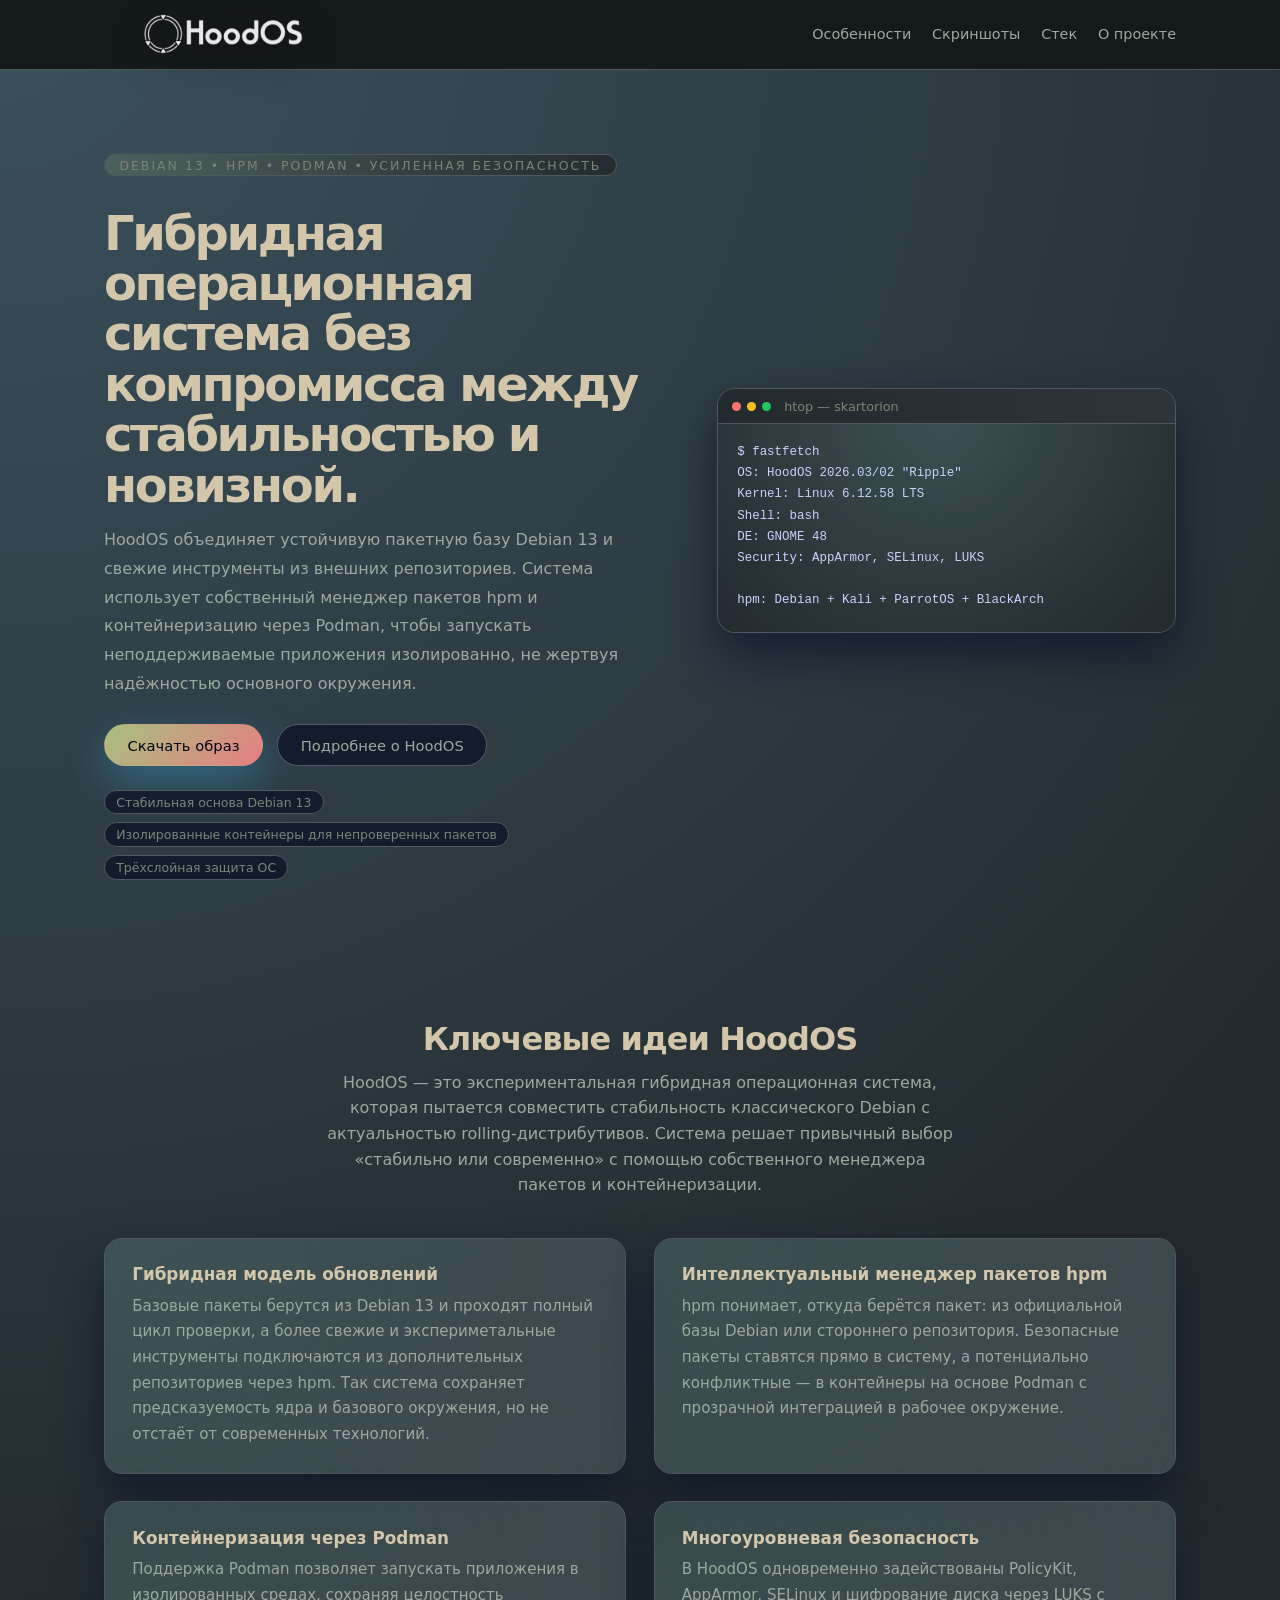
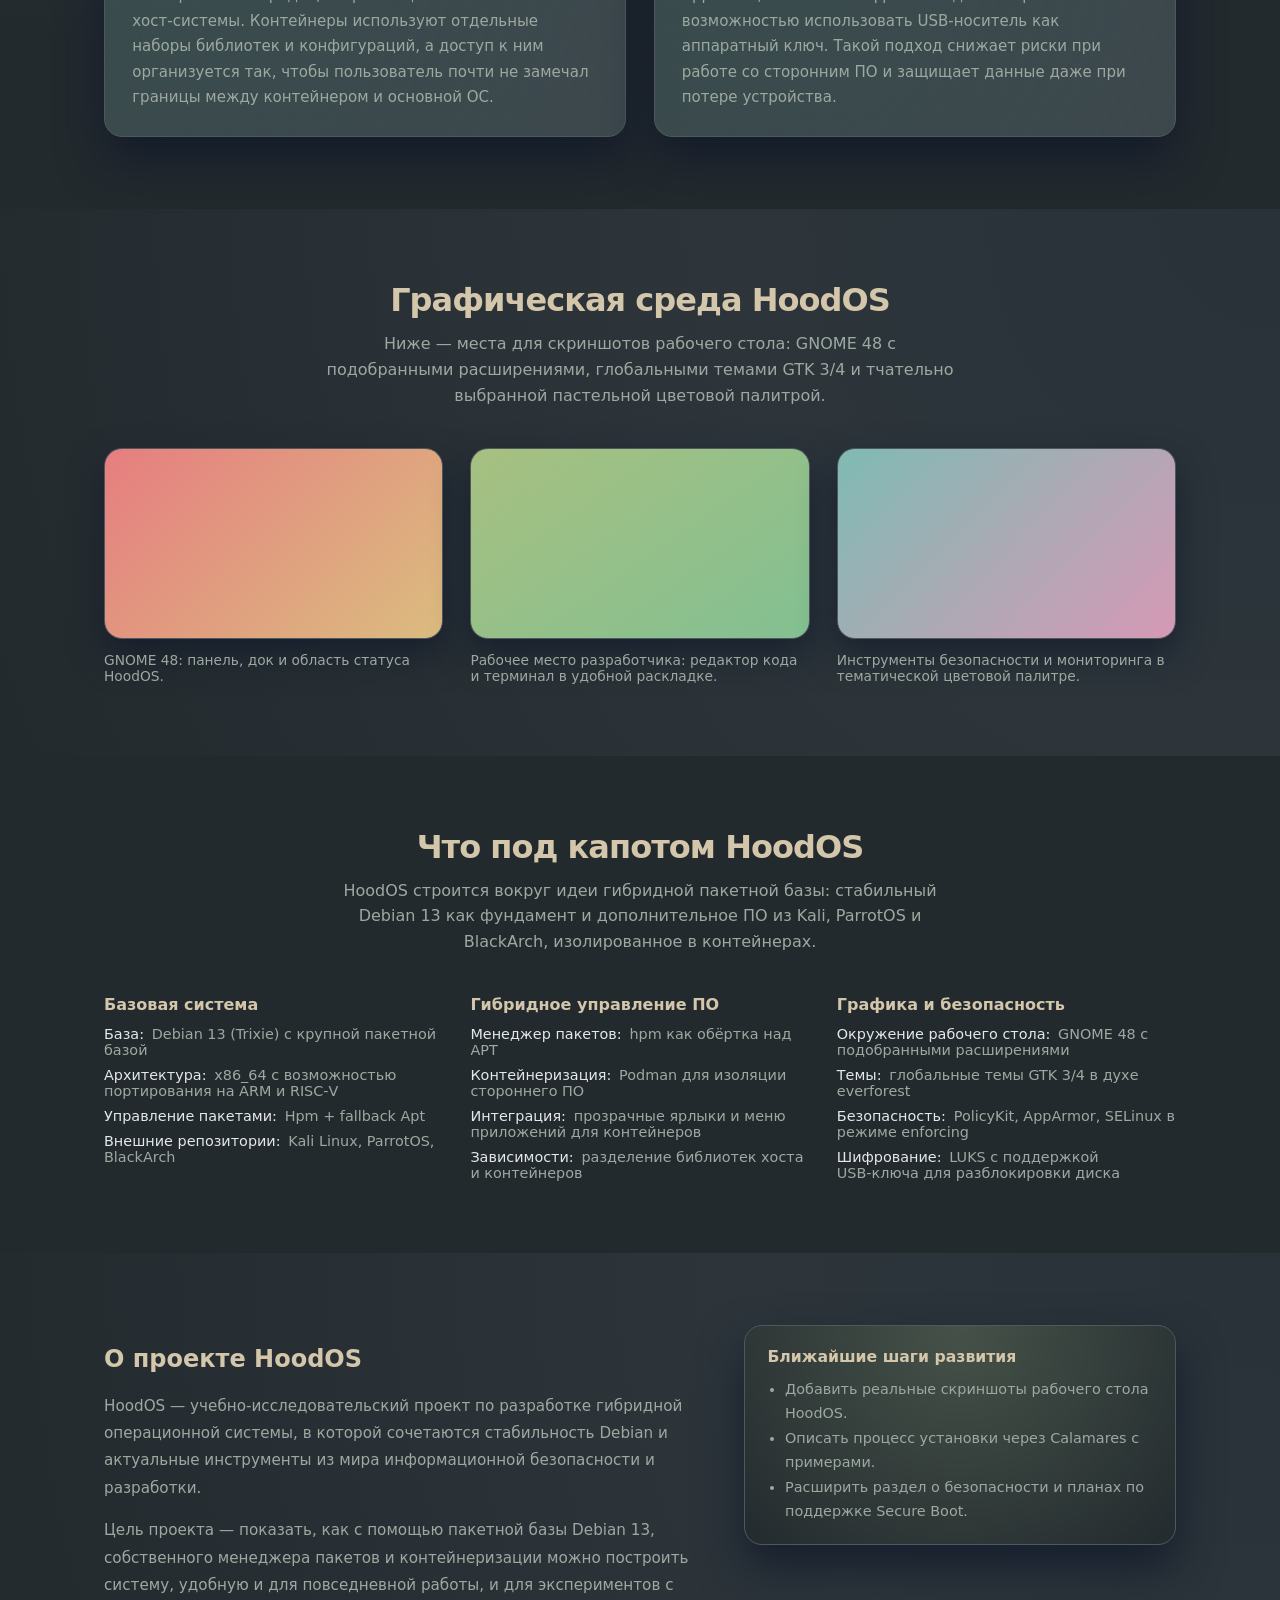
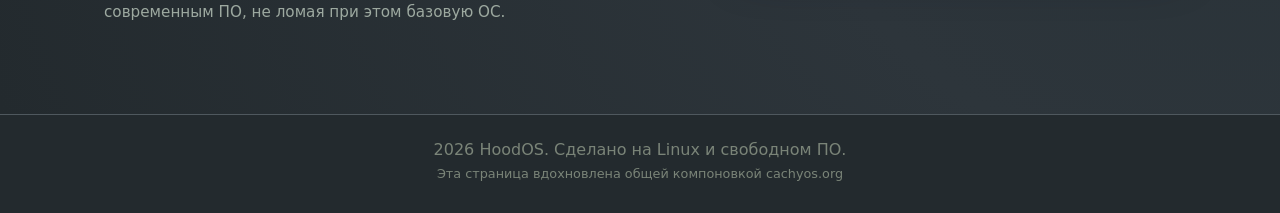
<file: index.html>
<!DOCTYPE html>
<html lang="ru">
  <head>
    <meta charset="UTF-8" />
    <meta name="viewport" content="width=device-width, initial-scale=1" />
    <title>HoodOS • Гибридная операционная система</title>
    <meta
      name="description"
      content="HoodOS – гибридная операционная система на базе Debian 13 с собственным пакетным менеджером hpm, контейнеризацией через Podman и усиленной безопасностью."
    />
    <link rel="stylesheet" href="styles.css" />
  </head>
  <body>
    <header class="site-header">
      <div class="container header-inner">
        <div class="header-splash">
          <img
            src="media/hoodos-plymouth-splash.png"
            alt=""
            class="header-splash-image"
          />
        </div>
        <nav class="nav">
          <a href="#features" class="nav-link">Особенности</a>
          <a href="#screenshots" class="nav-link">Скриншоты</a>
          <a href="#stack" class="nav-link">Стек</a>
          <a href="#about" class="nav-link">О проекте</a>
        </nav>
      </div>
    </header>

    <main id="top">
      <!-- Hero -->
      <section class="section hero">
        <div class="container hero-grid">
          <div class="hero-copy">
            <p class="eyebrow">Debian 13 • hpm • Podman • усиленная безопасность</p>
            <h1>Гибридная операционная система без компромисса между стабильностью и новизной.</h1>
            <p class="lead">
              HoodOS объединяет устойчивую пакетную базу Debian 13 и свежие инструменты из внешних
              репозиториев. Система использует собственный менеджер пакетов hpm и контейнеризацию через
              Podman, чтобы запускать неподдерживаемые приложения изолированно, не жертвуя надёжностью основного
              окружения.
            </p>
            <div class="hero-actions">
              <a
                href="https://drive.google.com/uc?export=download&amp;id=16sUwLOO0Hw0hwD71aBhvVkX9TnULc65E"
                class="btn primary"
              >
                Скачать образ
              </a>
              <a href="#about" class="btn ghost">Подробнее о HoodOS</a>
            </div>
            <ul class="hero-pills">
              <li>Стабильная основа Debian 13</li>
              <li>Изолированные контейнеры для непроверенных пакетов</li>
              <li>Трёхслойная защита ОС</li>
            </ul>
          </div>

          <div class="hero-preview">
            <div class="glass-card hero-window">
              <div class="window-header">
                <span class="dot red"></span>
                <span class="dot amber"></span>
                <span class="dot green"></span>
                <span class="window-title">htop — skartorion</span>
              </div>
              <div class="window-body">
                <pre><code>$ fastfetch
OS: HoodOS 2026.03/02 "Ripple"
Kernel: Linux 6.12.58 LTS
Shell: bash
DE: GNOME 48
Security: AppArmor, SELinux, LUKS

hpm: Debian + Kali + ParrotOS + BlackArch</code></pre>
              </div>
            </div>
          </div>
        </div>
      </section>

      <!-- Features -->
      <section id="features" class="section">
        <div class="container">
          <header class="section-header">
            <h2>Ключевые идеи HoodOS</h2>
            <p>
              HoodOS — это экспериментальная гибридная операционная система, которая пытается совместить
              стабильность классического Debian с актуальностью rolling‑дистрибутивов. Система решает
              привычный выбор «стабильно или современно» с помощью собственного менеджера пакетов и
              контейнеризации.
            </p>
          </header>
          <div class="grid features-grid">
            <article class="feature-card glass-card">
              <h3>Гибридная модель обновлений</h3>
              <p>
                Базовые пакеты берутся из Debian 13 и проходят полный цикл проверки, а более свежие и
                экспериметальные инструменты подключаются из дополнительных репозиториев через hpm. Так
                система сохраняет предсказуемость ядра и базового окружения, но не отстаёт от современных
                технологий.
              </p>
            </article>
            <article class="feature-card glass-card">
              <h3>Интеллектуальный менеджер пакетов hpm</h3>
              <p>
                hpm понимает, откуда берётся пакет: из официальной базы Debian или стороннего репозитория.
                Безопасные пакеты ставятся прямо в систему, а потенциально конфликтные — в контейнеры на
                основе Podman с прозрачной интеграцией в рабочее окружение.
              </p>
            </article>
            <article class="feature-card glass-card">
              <h3>Контейнеризация через Podman</h3>
              <p>
                Поддержка Podman позволяет запускать приложения в изолированных средах, сохраняя целостность
                хост‑системы. Контейнеры используют отдельные наборы библиотек и конфигураций, а доступ к
                ним организуется так, чтобы пользователь почти не замечал границы между контейнером и
                основной ОС.
              </p>
            </article>
            <article class="feature-card glass-card">
              <h3>Многоуровневая безопасность</h3>
              <p>
                В HoodOS одновременно задействованы PolicyKit, AppArmor, SELinux и шифрование диска через
                LUKS с возможностью использовать USB‑носитель как аппаратный ключ. Такой подход снижает
                риски при работе со сторонним ПО и защищает данные даже при потере устройства.
              </p>
            </article>
          </div>
        </div>
      </section>

      <!-- Screenshots / gallery -->
      <section id="screenshots" class="section section-alt">
        <div class="container">
          <header class="section-header">
            <h2>Графическая среда HoodOS</h2>
            <p>
              Ниже — места для скриншотов рабочего стола: GNOME 48 с подобранными расширениями, глобальными
              темами GTK 3/4 и тчательно выбранной пастельной цветовой палитрой.
            </p>
          </header>
          <div class="grid gallery-grid">
            <figure class="screenshot-card">
              <div class="screenshot-placeholder gradient-1"></div>
              <figcaption>GNOME 48: панель, док и область статуса HoodOS.</figcaption>
            </figure>
            <figure class="screenshot-card">
              <div class="screenshot-placeholder gradient-2"></div>
              <figcaption>Рабочее место разработчика: редактор кода и терминал в удобной раскладке.</figcaption>
            </figure>
            <figure class="screenshot-card">
              <div class="screenshot-placeholder gradient-3"></div>
              <figcaption>Инструменты безопасности и мониторинга в тематической цветовой палитре.</figcaption>
            </figure>
          </div>
        </div>
      </section>

      <!-- Stack -->
      <section id="stack" class="section">
        <div class="container">
          <header class="section-header">
            <h2>Что под капотом HoodOS</h2>
            <p>
              HoodOS строится вокруг идеи гибридной пакетной базы: стабильный Debian 13 как фундамент и
              дополнительное ПО из Kali, ParrotOS и BlackArch, изолированное в контейнерах.
            </p>
          </header>
          <div class="grid stack-grid">
            <div class="stack-column">
              <h3>Базовая система</h3>
              <ul class="stack-list">
                <li><span>База:</span> Debian 13 (Trixie) с крупной пакетной базой</li>
                <li><span>Архитектура:</span> x86_64 с возможностью портирования на ARM и RISC‑V</li>
                <li><span>Управление пакетами:</span> Hpm + fallback Apt</li>
                <li><span>Внешние репозитории:</span> Kali Linux, ParrotOS, BlackArch</li>
              </ul>
            </div>
            <div class="stack-column">
              <h3>Гибридное управление ПО</h3>
              <ul class="stack-list">
                <li><span>Менеджер пакетов:</span> hpm как обёртка над APT</li>
                <li><span>Контейнеризация:</span> Podman для изоляции стороннего ПО</li>
                <li><span>Интеграция:</span> прозрачные ярлыки и меню приложений для контейнеров</li>
                <li><span>Зависимости:</span> разделение библиотек хоста и контейнеров</li>
              </ul>
            </div>
            <div class="stack-column">
              <h3>Графика и безопасность</h3>
              <ul class="stack-list">
                <li><span>Окружение рабочего стола:</span> GNOME 48 с подобранными расширениями</li>
                <li><span>Темы:</span> глобальные темы GTK 3/4 в духе everforest</li>
                <li><span>Безопасность:</span> PolicyKit, AppArmor, SELinux в режиме enforcing</li>
                <li><span>Шифрование:</span> LUKS с поддержкой USB‑ключа для разблокировки диска</li>
              </ul>
            </div>
          </div>
        </div>
      </section>

      <!-- About / footer CTA -->
      <section id="about" class="section section-alt">
        <div class="container about-grid">
          <div>
            <h2>О проекте HoodOS</h2>
            <p>
              HoodOS — учебно‑исследовательский проект по разработке гибридной операционной системы, в
              которой сочетаются стабильность Debian и актуальные инструменты из мира информационной
              безопасности и разработки.
            </p>
            <p>
              Цель проекта — показать, как с помощью пакетной базы Debian 13, собственного менеджера пакетов
              и контейнеризации можно построить систему, удобную и для повседневной работы, и для
              экспериментов с современным ПО, не ломая при этом базовую ОС.
            </p>
          </div>
          <div class="about-side">
            <div class="glass-card note-card">
              <h3>Ближайшие шаги развития</h3>
              <ul>
                <li>Добавить реальные скриншоты рабочего стола HoodOS.</li>
                <li>Описать процесс установки через Calamares с примерами.</li>
                <li>Расширить раздел о безопасности и планах по поддержке Secure Boot.</li>
              </ul>
            </div>
          </div>
        </div>
      </section>
    </main>

    <footer class="site-footer">
      <div class="container footer-inner">
        <p class="muted">
          <span id="year"></span> HoodOS. Сделано на Linux и свободном ПО.
        </p>
        <p class="muted small">
          Эта страница вдохновлена общей компоновкой cachyos.org
        </p>
      </div>
    </footer>

    <script>
      // Keep the footer year up to date.
      const yearEl = document.getElementById("year");
      if (yearEl) yearEl.textContent = new Date().getFullYear().toString();
    </script>
  </body>
</html>
</file>
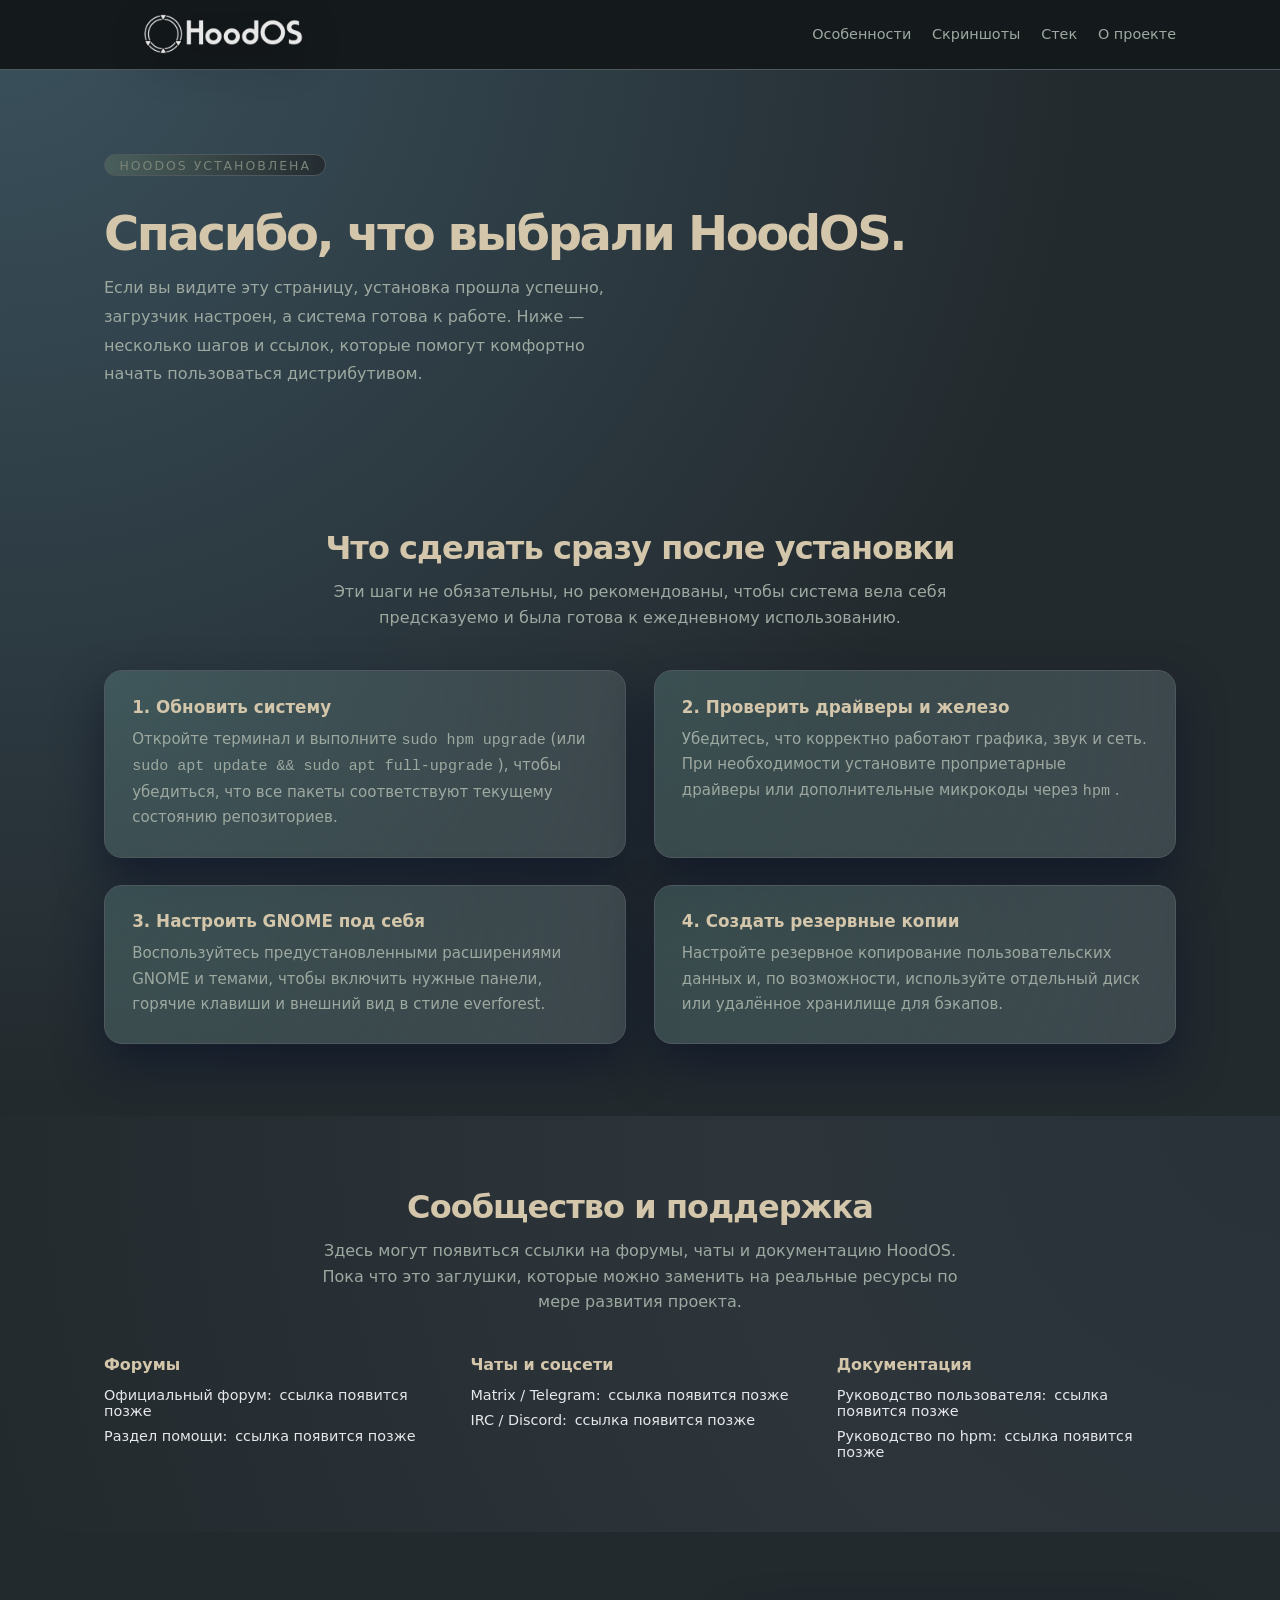
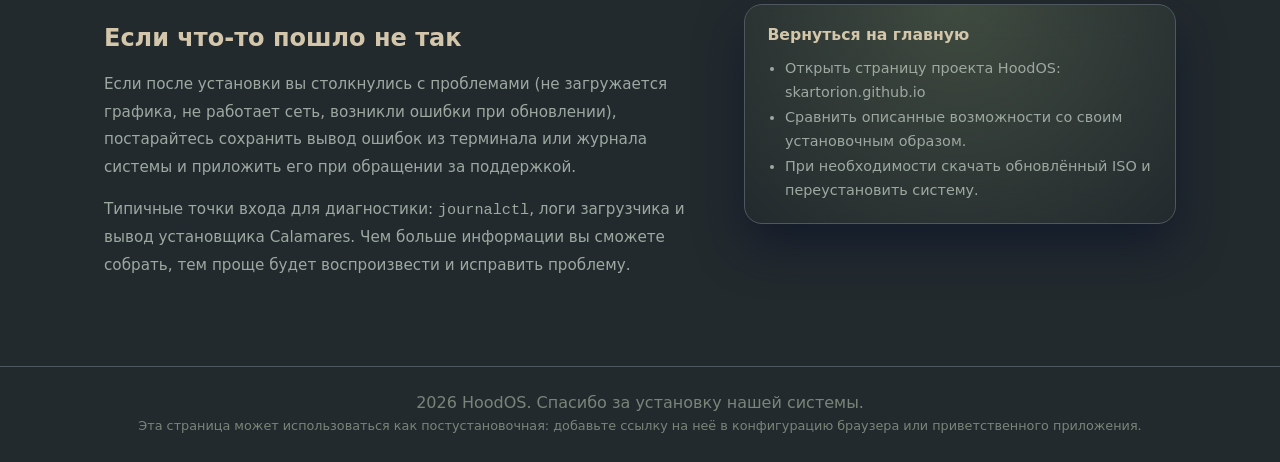
<file: postinstall.html>
<!DOCTYPE html>
<html lang="ru">
  <head>
    <meta charset="UTF-8" />
    <meta name="viewport" content="width=device-width, initial-scale=1" />
    <title>HoodOS • Постустановка</title>
    <meta
      name="description"
      content="Постустановочная страница HoodOS: что сделать после установки системы и где найти сообщество."
    />
    <link rel="stylesheet" href="styles.css" />
  </head>
  <body>
    <header class="site-header">
      <div class="container header-inner">
        <div class="header-splash">
          <img
            src="media/hoodos-plymouth-splash.png"
            alt=""
            class="header-splash-image"
          />
        </div>
        <nav class="nav">
          <a href="index.html#features" class="nav-link">Особенности</a>
          <a href="index.html#screenshots" class="nav-link">Скриншоты</a>
          <a href="index.html#stack" class="nav-link">Стек</a>
          <a href="index.html#about" class="nav-link">О проекте</a>
        </nav>
      </div>
    </header>

    <main id="top">
      <section class="section hero">
        <div class="container">
          <div class="hero-copy">
            <p class="eyebrow">HoodOS установлена</p>
            <h1>Спасибо, что выбрали HoodOS.</h1>
            <p class="lead">
              Если вы видите эту страницу, установка прошла успешно, загрузчик настроен, а система готова к
              работе. Ниже — несколько шагов и ссылок, которые помогут комфортно начать пользоваться
              дистрибутивом.
            </p>
          </div>
        </div>
      </section>

      <section class="section">
        <div class="container">
          <header class="section-header">
            <h2>Что сделать сразу после установки</h2>
            <p>
              Эти шаги не обязательны, но рекомендованы, чтобы система вела себя предсказуемо и была готова
              к ежедневному использованию.
            </p>
          </header>
          <div class="grid features-grid">
            <article class="feature-card glass-card">
              <h3>1. Обновить систему</h3>
              <p>
                Откройте терминал и выполните
                <code>sudo hpm upgrade</code>
                (или
                <code>sudo apt update &amp;&amp; sudo apt full-upgrade</code>
                ), чтобы убедиться, что все пакеты соответствуют текущему состоянию репозиториев.
              </p>
            </article>
            <article class="feature-card glass-card">
              <h3>2. Проверить драйверы и железо</h3>
              <p>
                Убедитесь, что корректно работают графика, звук и сеть. При необходимости установите
                проприетарные драйверы или дополнительные микрокоды через
                <code>hpm</code>
                .
              </p>
            </article>
            <article class="feature-card glass-card">
              <h3>3. Настроить GNOME под себя</h3>
              <p>
                Воспользуйтесь предустановленными расширениями GNOME и темами, чтобы включить нужные панели,
                горячие клавиши и внешний вид в стиле everforest.
              </p>
            </article>
            <article class="feature-card glass-card">
              <h3>4. Создать резервные копии</h3>
              <p>
                Настройте резервное копирование пользовательских данных и, по возможности, используйте
                отдельный диск или удалённое хранилище для бэкапов.
              </p>
            </article>
          </div>
        </div>
      </section>

      <section class="section section-alt">
        <div class="container">
          <header class="section-header">
            <h2>Сообщество и поддержка</h2>
            <p>
              Здесь могут появиться ссылки на форумы, чаты и документацию HoodOS. Пока что это заглушки,
              которые можно заменить на реальные ресурсы по мере развития проекта.
            </p>
          </header>
          <div class="grid stack-grid">
            <div class="stack-column">
              <h3>Форумы</h3>
              <ul class="stack-list">
                <li><span>Официальный форум:</span> <span>ссылка появится позже</span></li>
                <li><span>Раздел помощи:</span> <span>ссылка появится позже</span></li>
              </ul>
            </div>
            <div class="stack-column">
              <h3>Чаты и соцсети</h3>
              <ul class="stack-list">
                <li><span>Matrix / Telegram:</span> <span>ссылка появится позже</span></li>
                <li><span>IRC / Discord:</span> <span>ссылка появится позже</span></li>
              </ul>
            </div>
            <div class="stack-column">
              <h3>Документация</h3>
              <ul class="stack-list">
                <li><span>Руководство пользователя:</span> <span>ссылка появится позже</span></li>
                <li><span>Руководство по hpm:</span> <span>ссылка появится позже</span></li>
              </ul>
            </div>
          </div>
        </div>
      </section>

      <section class="section">
        <div class="container about-grid">
          <div>
            <h2>Если что-то пошло не так</h2>
            <p>
              Если после установки вы столкнулись с проблемами (не загружается графика, не работает сеть,
              возникли ошибки при обновлении), постарайтесь сохранить вывод ошибок из терминала или журнала
              системы и приложить его при обращении за поддержкой.
            </p>
            <p>
              Типичные точки входа для диагностики: <code>journalctl</code>, логи загрузчика и вывод
              установщика Calamares. Чем больше информации вы сможете собрать, тем проще будет воспроизвести
              и исправить проблему.
            </p>
          </div>
          <div class="about-side">
            <div class="glass-card note-card">
              <h3>Вернуться на главную</h3>
              <ul>
                <li>
                  Открыть страницу проекта HoodOS:
                  <a href="index.html">skartorion.github.io</a>
                </li>
                <li>Сравнить описанные возможности со своим установочным образом.</li>
                <li>При необходимости скачать обновлённый ISO и переустановить систему.</li>
              </ul>
            </div>
          </div>
        </div>
      </section>
    </main>

    <footer class="site-footer">
      <div class="container footer-inner">
        <p class="muted">
          <span id="year"></span> HoodOS. Спасибо за установку нашей системы.
        </p>
        <p class="muted small">
          Эта страница может использоваться как постустановочная: добавьте ссылку на неё в конфигурацию
          браузера или приветственного приложения.
        </p>
      </div>
    </footer>

    <script>
      const yearEl = document.getElementById("year");
      if (yearEl) yearEl.textContent = new Date().getFullYear().toString();
    </script>
  </body>
</html>
</file>
<file: styles.css>
/* 
  Skartorion landing page
  Simple, modern layout inspired by cachyos.org but fully custom.
*/

:root {
  --bg: #232a2e;
  --bg-alt: #2d353b;
  --surface: #343f44;
  --surface-soft: #3d484d;
  --accent: #a7c080;
  --accent-soft: rgba(167, 192, 128, 0.18);
  --accent-strong: #e67e80;
  --border-subtle: rgba(148, 163, 184, 0.3);
  --text: #d3c6aa;
  --text-soft: #9da9a0;
  --text-muted: #7a8478;
  --radius-lg: 18px;
  --radius-md: 12px;
  --radius-pill: 999px;
  --shadow-soft: 0 22px 45px rgba(15, 23, 42, 0.75);
  --shadow-subtle: 0 16px 35px rgba(15, 23, 42, 0.65);
  --max-width: 1120px;
  --transition-fast: 160ms ease-out;
}

*,
*::before,
*::after {
  box-sizing: border-box;
}

html,
body {
  margin: 0;
  padding: 0;
}

body {
  min-height: 100vh;
  font-family: system-ui, -apple-system, BlinkMacSystemFont, "SF Pro Text", "Segoe UI",
    sans-serif;
  background: radial-gradient(circle at top left, #3a515d 0, var(--bg) 45%, #232a2e 100%);
  color: var(--text);
  -webkit-font-smoothing: antialiased;
  text-rendering: optimizeLegibility;
}

a {
  color: inherit;
  text-decoration: none;
}

img {
  max-width: 100%;
  display: block;
}

.container {
  width: 100%;
  max-width: var(--max-width);
  margin: 0 auto;
  padding: 0 1.5rem;
}

.section {
  padding: 4.5rem 0;
}

.section-alt {
  background: radial-gradient(circle at top right, #3a515d33 0, var(--bg-alt) 40%, #232a2e 100%);
}

.section-header {
  max-width: 640px;
  margin: 0 auto 2.5rem;
  text-align: center;
}

.section-header h2 {
  font-size: clamp(1.7rem, 1.2rem + 1vw, 2rem);
  letter-spacing: -0.03em;
  margin: 0 0 0.75rem;
}

.section-header p {
  margin: 0;
  color: var(--text-soft);
  line-height: 1.6;
}

/* Header */

.site-header {
  position: sticky;
  top: 0;
  z-index: 20;
  backdrop-filter: blur(18px);
  background: #14191c;
  border-bottom: 1px solid #4f585e;
}

.header-inner {
  display: flex;
  align-items: center;
  justify-content: space-between;
  padding: 0.9rem 1.5rem;
}

.brand {
  display: inline-flex;
  align-items: center;
  gap: 0.6rem;
}

.brand-mark {
  width: 32px;
  height: 32px;
  border-radius: 14px;
  background: conic-gradient(from 220deg, #a7c080, #7fbbb3, #e69875, #a7c080);
  padding: 2px;
  box-shadow: 0 0 0 1px rgba(15, 23, 42, 0.7), 0 18px 30px rgba(15, 23, 42, 0.9);
}

.brand-logo {
  width: 100%;
  height: 100%;
  border-radius: inherit;
  display: block;
}

.brand-text {
  display: flex;
  flex-direction: column;
}

.brand-title {
  font-weight: 600;
  letter-spacing: -0.03em;
}

.brand-subtitle {
  font-size: 0.75rem;
  color: var(--text-muted);
}

.nav {
  display: flex;
  align-items: center;
  gap: 1.3rem;
  font-size: 0.9rem;
}

.nav-link {
  color: var(--text-soft);
  padding: 0.25rem 0;
  position: relative;
  transition: color var(--transition-fast);
}

.nav-link::after {
  content: "";
  position: absolute;
  left: 0;
  right: 0;
  bottom: -0.1rem;
  height: 2px;
  border-radius: 999px;
  background: linear-gradient(90deg, var(--accent), var(--accent-strong));
  transform-origin: center;
  transform: scaleX(0);
  transition: transform var(--transition-fast);
}

.nav-link:hover {
  color: #e5e7eb;
}

.nav-link:hover::after {
  transform: scaleX(1);
}

@media (max-width: 720px) {
  .nav {
    display: none;
  }
}

/* Hero */

.hero {
  padding-top: 4.5rem;
  padding-bottom: 4.25rem;
}

.hero-grid {
  display: grid;
  grid-template-columns: minmax(0, 1.1fr) minmax(0, 0.9fr);
  gap: 3.25rem;
  align-items: center;
}

.eyebrow {
  display: inline-flex;
  align-items: center;
  gap: 0.4rem;
  padding: 0.15rem 0.9rem;
  border-radius: 999px;
  font-size: 0.78rem;
  text-transform: uppercase;
  letter-spacing: 0.16em;
  color: var(--text-muted);
  background: radial-gradient(circle at left, rgba(167, 192, 128, 0.18), rgba(35, 42, 46, 0.9));
  border: 1px solid #4f585e;
}

.hero-copy h1 {
  font-size: clamp(2.25rem, 2rem + 1.4vw, 3rem);
  line-height: 1.05;
  letter-spacing: -0.05em;
  margin: 1.2rem 0 1rem;
}

.lead {
  margin: 0;
  color: var(--text-soft);
  font-size: 1rem;
  line-height: 1.8;
  max-width: 34rem;
}

.hero-actions {
  display: flex;
  flex-wrap: wrap;
  gap: 0.9rem;
  margin: 1.6rem 0 1.2rem;
}

.btn {
  display: inline-flex;
  align-items: center;
  justify-content: center;
  padding: 0.7rem 1.4rem;
  border-radius: var(--radius-pill);
  font-size: 0.92rem;
  font-weight: 500;
  border: 1px solid transparent;
  cursor: pointer;
  transition:
    background-color var(--transition-fast),
    color var(--transition-fast),
    border-color var(--transition-fast),
    transform 140ms ease-out,
    box-shadow 160ms ease-out;
}

.btn.primary {
  background: linear-gradient(135deg, var(--accent), var(--accent-strong));
  color: #020617;
  box-shadow: 0 14px 40px rgba(56, 189, 248, 0.35);
}

.btn.primary:hover {
  transform: translateY(-1px);
  box-shadow: 0 18px 44px rgba(56, 189, 248, 0.45);
}

.btn.ghost {
  background: rgba(15, 23, 42, 0.85);
  border-color: rgba(148, 163, 184, 0.45);
  color: var(--text-soft);
}

.btn.ghost:hover {
  border-color: rgba(148, 163, 184, 0.8);
  color: #e5e7eb;
  background: rgba(15, 23, 42, 0.98);
}

.hero-pills {
  list-style: none;
  display: flex;
  flex-wrap: wrap;
  gap: 0.5rem;
  padding: 0;
  margin: 1.5rem 0 0;
}

.hero-pills li {
  padding: 0.24rem 0.7rem;
  font-size: 0.78rem;
  border-radius: 999px;
  border: 1px solid #4f585e;
  color: var(--text-muted);
  background: rgba(15, 23, 42, 0.85);
}

.hero-preview {
  position: relative;
}

.glass-card {
  background: linear-gradient(145deg, rgba(52, 63, 68, 0.96), rgba(35, 42, 46, 0.9));
  border-radius: var(--radius-lg);
  border: 1px solid #4f585e;
  box-shadow: var(--shadow-soft);
  overflow: hidden;
  backdrop-filter: blur(18px);
}

.hero-window {
  padding: 0;
  overflow: hidden;
}

.window-header {
  display: flex;
  align-items: center;
  gap: 0.4rem;
  padding: 0.6rem 0.85rem;
  background: linear-gradient(90deg, #232a2e, #2d353b);
  border-bottom: 1px solid #4f585e;
}

.dot {
  width: 9px;
  height: 9px;
  border-radius: 999px;
}

.dot.red {
  background: #f97373;
}

.dot.amber {
  background: #fbbf24;
}

.dot.green {
  background: #22c55e;
}

.window-title {
  margin-left: 0.4rem;
  font-size: 0.8rem;
  color: var(--text-muted);
}

.window-body {
  padding: 1.1rem 1.2rem 1.3rem;
  background: radial-gradient(circle at top, rgba(127, 187, 179, 0.18), #232a2e);
}

.window-body pre {
  margin: 0;
  font-family: "JetBrains Mono", ui-monospace, SFMono-Regular, Menlo, Monaco, Consolas,
    "Liberation Mono", "Courier New", monospace;
  font-size: 0.78rem;
  line-height: 1.7;
  color: #c7d2fe;
  white-space: pre-wrap;
}

/* Features */

.grid {
  display: grid;
  gap: 1.7rem;
}

.features-grid {
  grid-template-columns: repeat(2, minmax(0, 1fr));
}

.feature-card {
  padding: 1.6rem 1.7rem;
  background: radial-gradient(circle at top left, rgba(127, 187, 179, 0.24), var(--surface-soft));
}

.feature-card h3 {
  margin: 0 0 0.6rem;
  font-size: 1.05rem;
}

.feature-card p {
  margin: 0;
  color: var(--text-soft);
  font-size: 0.94rem;
  line-height: 1.7;
}

/* Gallery */

.gallery-grid {
  grid-template-columns: repeat(3, minmax(0, 1fr));
}

.screenshot-card {
  margin: 0;
}

.screenshot-placeholder {
  border-radius: var(--radius-lg);
  aspect-ratio: 16 / 9;
  border: 1px solid #4f585e;
  box-shadow: var(--shadow-subtle);
  background-size: 200% 200%;
  animation: galleryShift 18s ease-in-out infinite alternate;
}

.gradient-1 {
  background-image: linear-gradient(135deg, #e67e80, #dbbc7f, #a7c080);
}

.gradient-2 {
  background-image: linear-gradient(145deg, #a7c080, #83c092, #7fbbb3);
}

.gradient-3 {
  background-image: linear-gradient(135deg, #7fbbb3, #d699b6, #e69875);
}

.screenshot-card figcaption {
  margin-top: 0.8rem;
  font-size: 0.86rem;
  color: var(--text-soft);
}

@keyframes galleryShift {
  0% {
    background-position: 0% 0%;
  }
  50% {
    background-position: 50% 100%;
  }
  100% {
    background-position: 100% 0%;
  }
}

/* Stack */

.stack-grid {
  grid-template-columns: repeat(3, minmax(0, 1fr));
}

.stack-column h3 {
  margin: 0 0 0.8rem;
  font-size: 1rem;
}

.stack-list {
  list-style: none;
  padding: 0;
  margin: 0;
  display: grid;
  gap: 0.55rem;
  font-size: 0.9rem;
  color: var(--text-soft);
}

.stack-list li span {
  color: #e5e7eb;
  font-weight: 500;
  margin-right: 0.2rem;
}

/* About */

.about-grid {
  display: grid;
  grid-template-columns: minmax(0, 1.4fr) minmax(0, 1fr);
  gap: 2.2rem;
  align-items: start;
}

.about-grid p {
  color: var(--text-soft);
  font-size: 0.95rem;
  line-height: 1.8;
}

.about-grid p + p {
  margin-top: 0.85rem;
}

.about-side {
  display: flex;
  justify-content: flex-end;
}

.note-card {
  padding: 1.3rem 1.4rem;
  background: radial-gradient(circle at top, rgba(167, 192, 128, 0.22), rgba(35, 42, 46, 0.95));
}

.note-card h3 {
  margin: 0 0 0.7rem;
  font-size: 0.98rem;
}

.note-card ul {
  margin: 0;
  padding-left: 1.1rem;
  color: var(--text-soft);
  font-size: 0.9rem;
  line-height: 1.7;
}

/* Footer */

.site-footer {
  border-top: 1px solid #4f585e;
  padding: 1.6rem 0 2rem;
  background: radial-gradient(circle at bottom, #232a2e, #232a2e 40%, #232a2e 100%);
}

/* Header splash */

.header-splash {
  display: flex;
  align-items: center;
  margin-right: auto;
}

.header-splash-image {
  height: 40px;
  width: auto;
  opacity: 0.9;
  filter: drop-shadow(0 10px 25px rgba(0, 0, 0, 0.7));
}

@media (max-width: 960px) {
  .header-splash {
    display: none;
  }
}

.footer-inner {
  text-align: center;
}

.muted {
  color: var(--text-muted);
  margin: 0;
}

.muted.small {
  margin-top: 0.4rem;
  font-size: 0.8rem;
}

/* Responsive */

@media (max-width: 960px) {
  .hero-grid {
    grid-template-columns: minmax(0, 1fr);
  }

  .hero-preview {
    order: -1;
  }

  .stack-grid {
    grid-template-columns: repeat(2, minmax(0, 1fr));
  }

  .gallery-grid {
    grid-template-columns: repeat(2, minmax(0, 1fr));
  }
}

@media (max-width: 720px) {
  .section {
    padding: 3.5rem 0;
  }

  .header-inner {
    padding-inline: 1.25rem;
  }

  .hero {
    padding-top: 3.2rem;
    padding-bottom: 3.2rem;
  }

  .hero-actions {
    flex-direction: column;
    align-items: flex-start;
  }

  .features-grid {
    grid-template-columns: minmax(0, 1fr);
  }

  .stack-grid {
    grid-template-columns: minmax(0, 1fr);
  }

  .gallery-grid {
    grid-template-columns: minmax(0, 1fr);
  }

  .about-grid {
    grid-template-columns: minmax(0, 1fr);
  }

  .about-side {
    justify-content: flex-start;
  }
}
</file>
